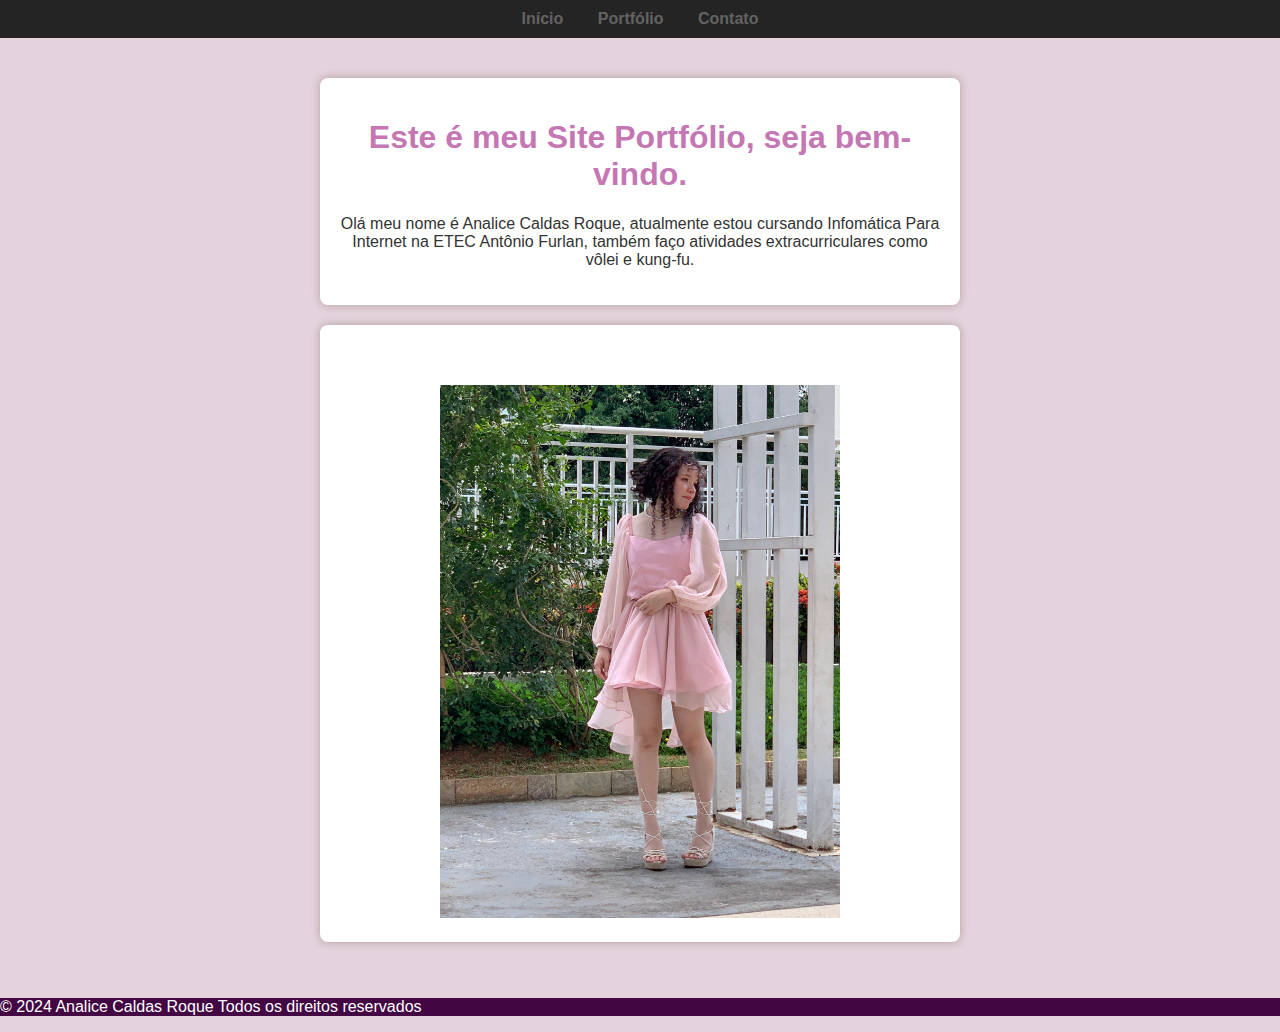
<file: index.html>
<!DOCTYPE html>
<html lang="pt-BR">
<head>
    <meta charset="UTF-8">
    <meta name="viewport" content="width=device-width, initial-scale=1.0">
    <title> Portfólio </title>
    
    <link rel="stylesheet" href="style.css">

</head>
<body>
    <header>
        <nav>
            <ul>
                <li> <a href="index.html">Início</a> </li>
                <li> <a href="portfolio 3.html">Portfólio</a></li>
                <li> <a href="contato 3.html">Contato</a></li>
            </ul>
        </nav>
    </header>

    <main>
        <section>
            <h1> Este é meu Site Portfólio, seja bem-vindo. </h1>
            <p>Olá meu nome é Analice Caldas Roque, atualmente estou cursando Infomática Para Internet na ETEC Antônio Furlan, também faço atividades extracurriculares como vôlei e kung-fu. </p>
        </section>
        <section class="foto":>
            <img src="analice 1.jpg" alt="analice">
        </section>
    </main>

    <footer>
        <p>&copy; 2024 Analice Caldas Roque Todos os direitos reservados</p>
    </footer>
    
</body>
</html>
</file>
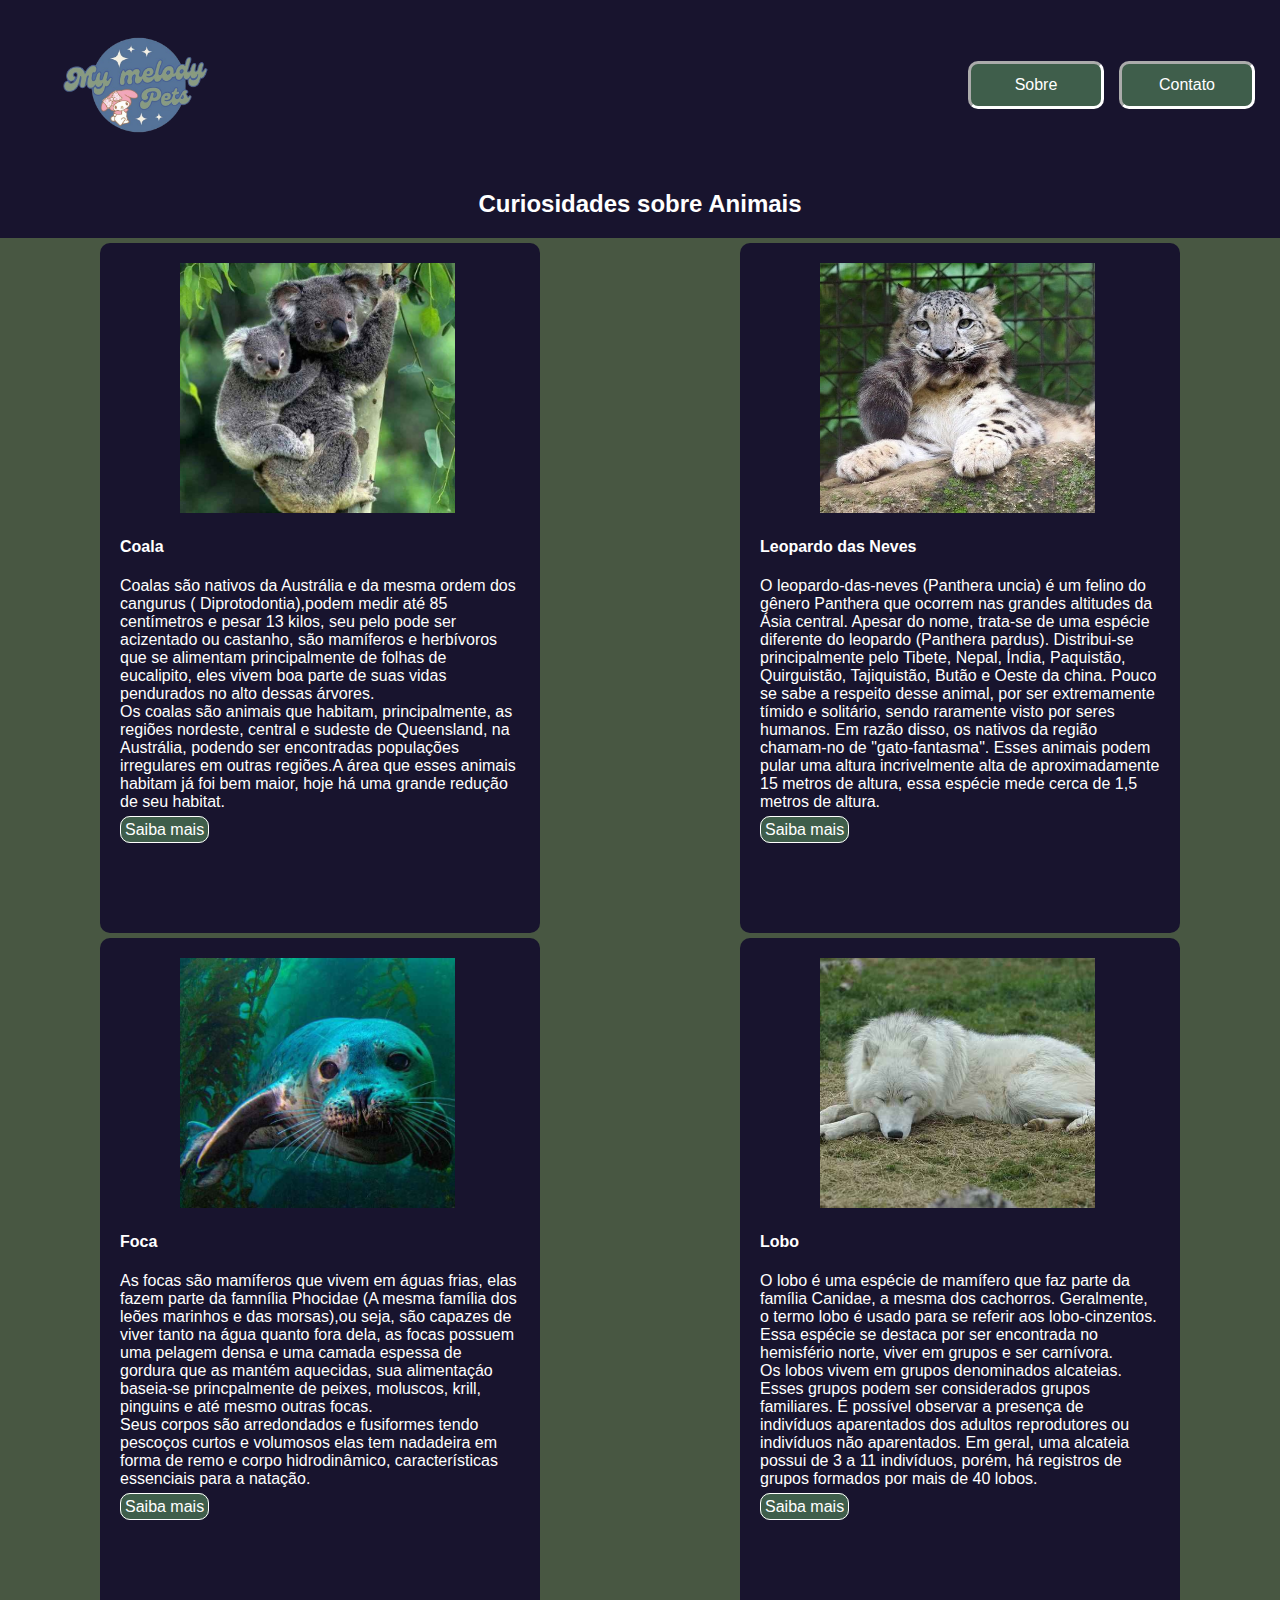
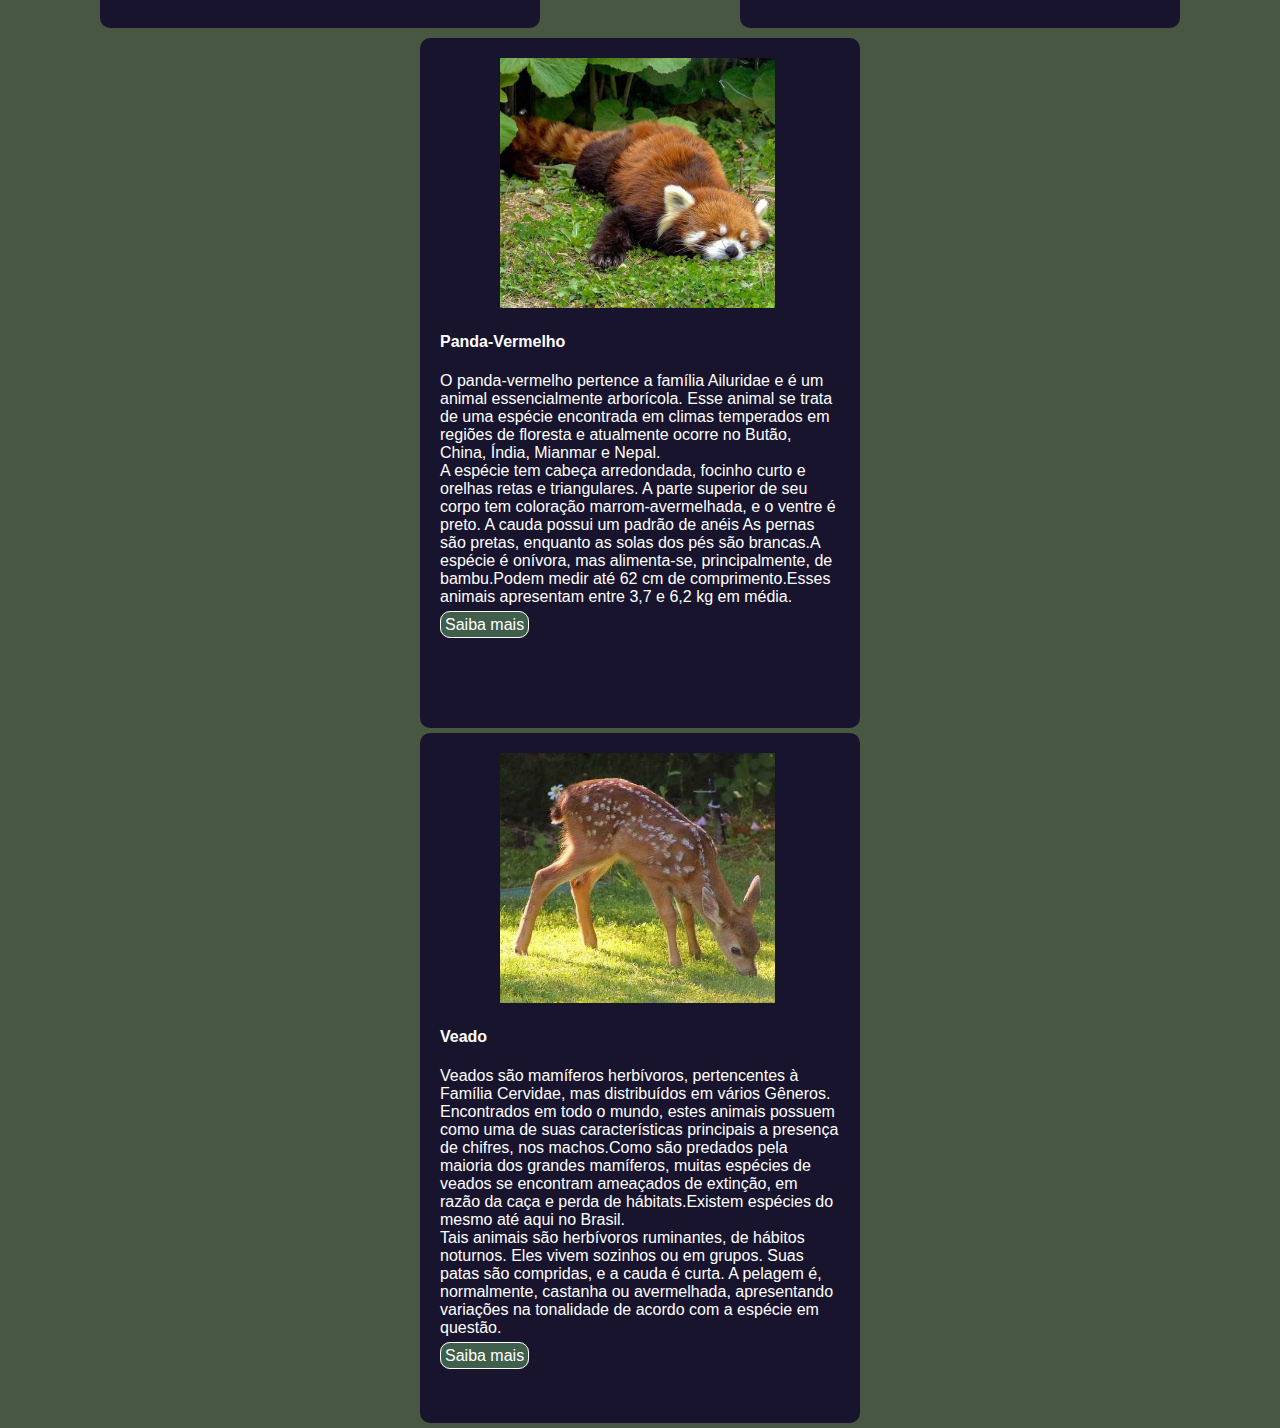
<file: segundo-projeto/index.html>
<!DOCTYPE html>
<html lang="pt-BR">
<head>
    <meta charset="UTF-8">
    <meta name="viewport" content="width=device-width, initial-scale=1.0">
    <link rel="stylesheet" href="style.css">
    <title>Projeto Flexbox</title>
</head>
<body>
    <div class="header">
        <img src="img/logo.png" class="logo" alt="logo">
       
        <div class="nav">
            <ul class="menu">
                <li><a href="sobre.html">Sobre</a></li>
                <li><a href="Contato.html">Contato</a></li>
            </ul>
        </div>
    </div>

    <h2>Curiosidades sobre Animais</h2>
    
    <div class="container">
        <section>
        <div class="item">
            <img src="./img/Coala.jpg" alt="coala">
            <h4>Coala</h4>
            <p class="info">Coalas são nativos da Austrália e da mesma ordem dos cangurus ( Diprotodontia),podem medir até 85 centímetros e pesar 13 kilos, seu pelo pode ser acizentado ou castanho, são mamíferos e herbívoros que se alimentam principalmente de folhas de eucalipito, eles vivem boa parte de suas vidas pendurados no alto dessas árvores.<br>Os coalas são animais que habitam, principalmente, as regiões nordeste, central e sudeste de Queensland, na Austrália, podendo ser encontradas populações irregulares em outras regiões.A área que esses animais habitam já foi bem maior, hoje há uma grande redução de seu habitat. </p>
            <a href="https://www.biologianet.com/biodiversidade/coala.htm" class="much-more">Saiba mais</a>
        </div>
        <div class="item">
            <img src="./img/foca.jpg" alt="foca">
            <h4>Foca</h4>
            <p class="info">As focas são mamíferos que vivem em águas frias, elas fazem parte da famnília Phocidae (A mesma família dos leões marinhos e das morsas),ou seja, são capazes de viver tanto na água quanto fora dela, as focas possuem uma pelagem densa e uma camada espessa de gordura que as mantém aquecidas, sua alimentaçáo baseia-se princpalmente de peixes, moluscos, krill, pinguins e até mesmo outras focas.<br>Seus corpos são arredondados e fusiformes tendo pescoços curtos e volumosos elas tem nadadeira em forma de remo e corpo hidrodinâmico, características essenciais para a natação.</p>
            <a href="https://mundoeducacao.uol.com.br/biologia/foca.htm" class="much-more">Saiba mais</a>
        </div>
        </section>


        <section>
        <div class="item">
            <img src="./img/leopardo-da-neve.jpg" alt="leopardo da neve">
            <h4>Leopardo das Neves</h4>
            <p class="info">O leopardo-das-neves (Panthera uncia) é um felino do gênero Panthera que ocorrem nas grandes altitudes da Ásia central. Apesar do nome, trata-se de uma espécie diferente do leopardo (Panthera pardus). Distribui-se principalmente pelo Tibete, Nepal, Índia, Paquistão, Quirguistão, Tajiquistão, Butão e Oeste da china. Pouco se sabe a respeito desse animal, por ser extremamente tímido e solitário, sendo raramente visto por seres humanos. Em razão disso, os nativos da região chamam-no de "gato-fantasma". Esses animais podem pular uma altura incrivelmente alta de aproximadamente 15 metros de altura, essa espécie mede cerca de 1,5 metros de altura.</p>
            <a href="https://www.nationalgeographicbrasil.com/animais/mamiferos/leopardo-das-neves" class="much-more">Saiba mais</a>
        </div>
        
        <div class="item">
            <img src="./img/lobo.jpg" alt="lobo">
            <h4>Lobo</h4>
            <p class="info">O lobo é uma espécie de mamífero que faz parte da família Canidae, a mesma dos cachorros. Geralmente, o termo lobo é usado para se referir aos lobo-cinzentos. Essa espécie se destaca por ser encontrada no hemisfério norte, viver em grupos e ser carnívora. <br>
            Os lobos vivem em grupos denominados alcateias. Esses grupos podem ser considerados grupos familiares. É possível observar a presença de indivíduos aparentados dos adultos reprodutores ou indivíduos não aparentados. Em geral, uma alcateia possui de 3 a 11 indivíduos, porém, há registros de grupos formados por mais de 40 lobos.</p>
            <a href="https://www.todamateria.com.br/lobo/" class="much-more">Saiba mais</a>
        </div>
    </section>
    
    <section>
        <div class="item">
            <img src="./img/Panda-Vermelho.jpg" alt="panda vermelho">
            <h4>Panda-Vermelho</h4>
            <p class="info">O panda-vermelho pertence a família Ailuridae e é um animal essencialmente arborícola. Esse animal se trata de uma espécie encontrada em climas temperados em regiões de floresta e atualmente ocorre no Butão, China, Índia, Mianmar e Nepal. <br> A espécie tem cabeça arredondada, focinho curto e orelhas retas e triangulares. A parte superior de seu corpo tem coloração marrom-avermelhada, e o ventre é preto. A cauda possui um padrão de anéis As pernas são pretas, enquanto as solas dos pés são brancas.A espécie é onívora, mas alimenta-se, principalmente, de bambu.Podem medir até 62 cm de comprimento.Esses animais apresentam entre 3,7 e 6,2 kg em média.</p>
            <a href="https://brasilescola.uol.com.br/animais/panda-vermelho.htm" class="much-more">Saiba mais</a>
        </div>
        
        <div class="item">
            <img src="./img/Veado.jpg" alt="veado">
            <h4>Veado</h4>
            <p class="info">Veados são mamíferos herbívoros, pertencentes à Família Cervidae, mas distribuídos em vários Gêneros. Encontrados em todo o mundo, estes animais possuem como uma de suas características principais a presença de chifres, nos machos.Como são predados pela maioria dos grandes mamíferos, muitas espécies de veados se encontram ameaçados de extinção, em razão da caça e perda de hábitats.Existem espécies do mesmo até aqui no Brasil. <br>
            Tais animais são herbívoros ruminantes, de hábitos noturnos. Eles vivem sozinhos ou em grupos. Suas patas são compridas, e a cauda é curta. A pelagem é, normalmente, castanha ou avermelhada, apresentando variações na tonalidade de acordo com a espécie em questão.</p>
            <a href="https://brasilescola.uol.com.br/animais/veado.htm" class="much-more">Saiba mais</a>
        </div>

    </section>
    </div>
</body>
</html>
</file>
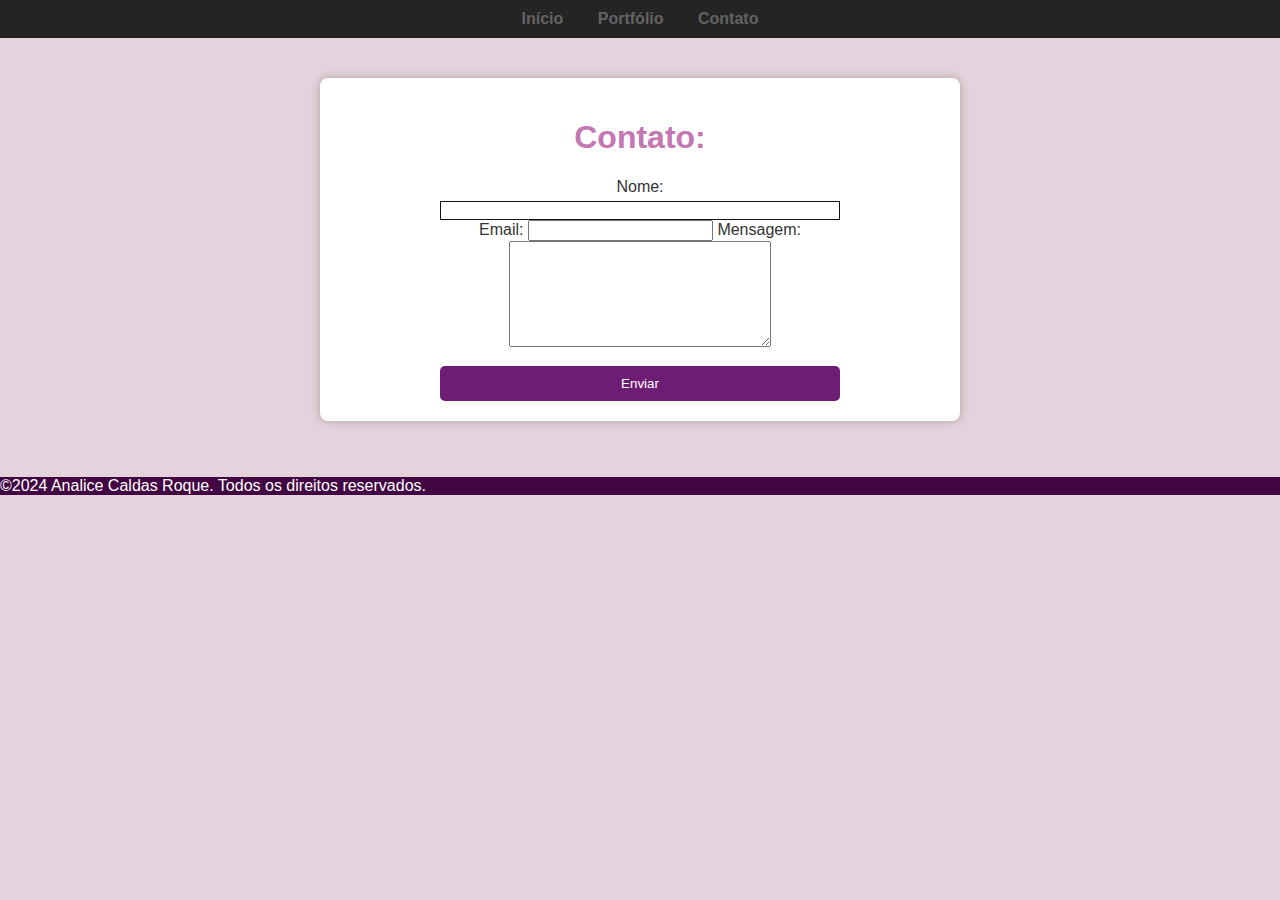
<file: contato 3.html>
<!DOCTYPE html>
<html lang="pt-BR">
<head>
    <meta charset="UTF-8">
    <meta name="viewport" content="width=device-width, initial-scale=1.0">
    <title>Document</title>
    <link rel="stylesheet" href="style.css">
</head>
<body>
    <header>
        <nav>
            <ul>
                <li> <a href="index.html">Início</a> </li>
                <li> <a href="portfolio 3.html">Portfólio</a></li>
                <li> <a href="contato 3.html">Contato</a></li>
            </ul>
        </nav>
    </header>
    <main>
        <section>
            <h1>Contato:</h1>
            <form action=""id="formulario">
                <label for="nome">Nome:</label>
                <input type="text"id="nome"required>

                <label for="email">Email:</label>
                <input type="email" id="email"  name="email" required>

                <label for="mensagem">Mensagem:</label>
                <textarea name="mensagem"id="mensagem" cols="30" rows="10"></textarea>

                <input type="submit" value="Enviar">
            </form>
        </section>
    </main>

    <footer>
        <p>&copy;2024 Analice Caldas Roque. Todos os direitos reservados.</p>
    </footer>
    
</body>
</html>
</file>
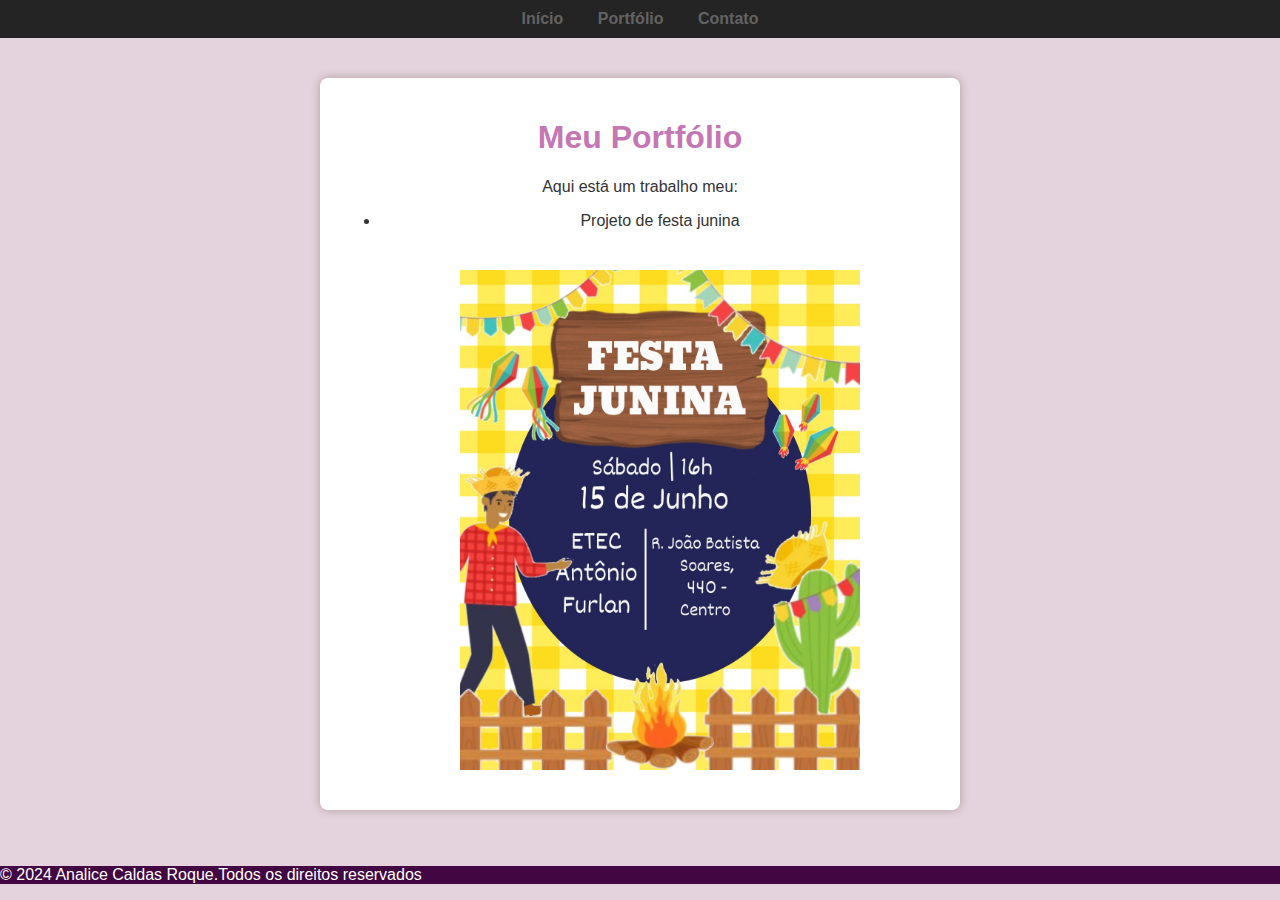
<file: portfolio 3.html>
<!DOCTYPE html>
<html lang="pt-BR">
<head>
    <meta charset="UTF-8">
    <meta name="viewport" content="width=device-width, initial-scale=1.0">
    <title>Meu Portfólio</title>

    <link rel="stylesheet" href="style.css">

</head>
<body>
    <header>
        <nav>
            <ul>
                <li> <a href="index.html">Início</a> </li>
                <li> <a href="portfolio 3.html">Portfólio</a></li>
                <li> <a href="contato 3.html">Contato</a></li>
            </ul>
        </nav>
    </header>
    <main>
        <section>
            <h1>Meu Portfólio</h1>
            <p>Aqui está um trabalho meu:</p>
            <ul>
                <li>Projeto de festa junina
                    <img src="banner-festa-junina 1.jpg" alt="banner">
                </li>
            </ul>
        </section>
    </main>
    <footer>
        <p>&copy; 2024 Analice Caldas Roque.Todos os direitos reservados</p>
    </footer>
</body>
</html>
</file>
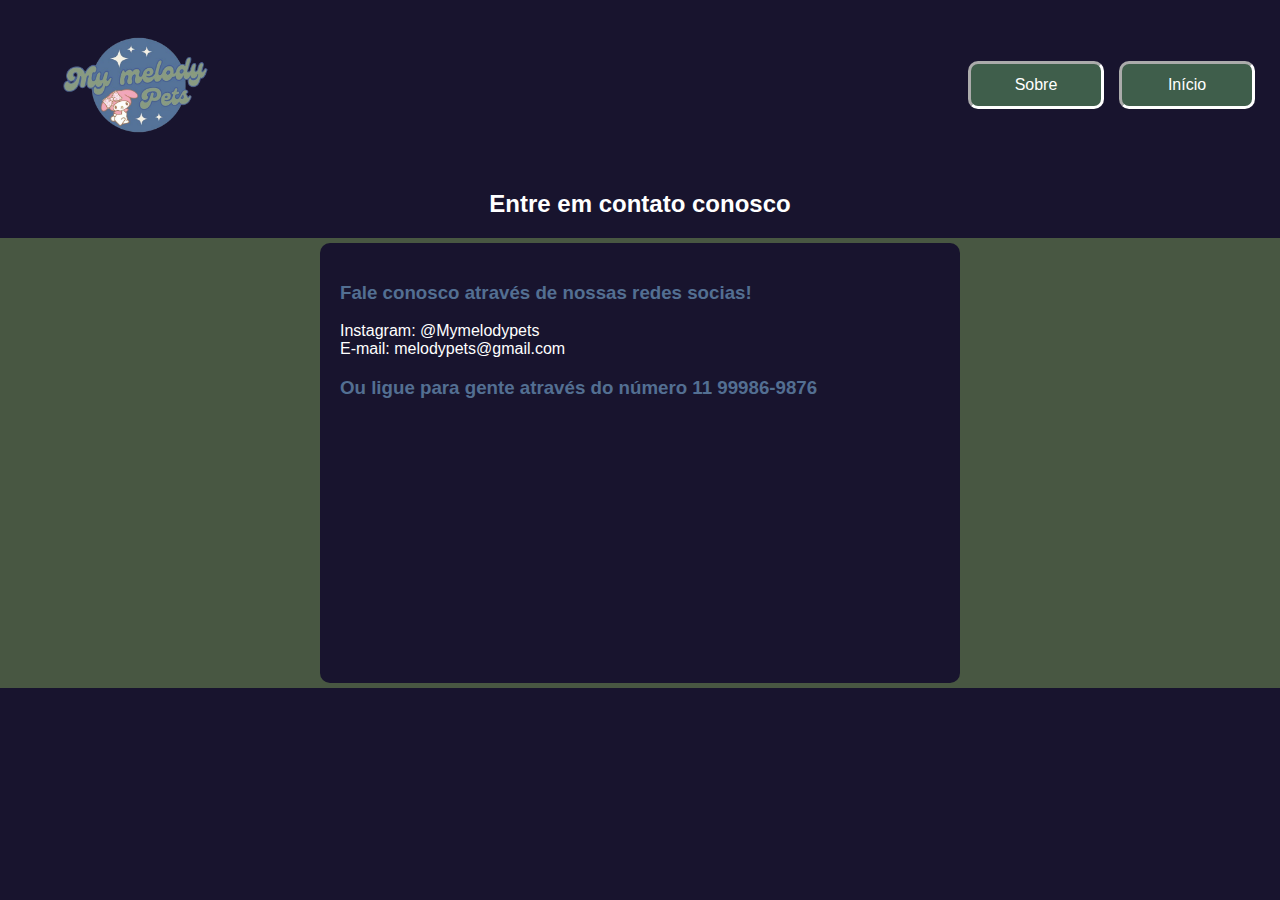
<file: segundo-projeto/Contato.html>
<!DOCTYPE html>
<html lang="pt-BR">
<head>
    <meta charset="UTF-8">
    <meta name="viewport" content="width=device-width, initial-scale=1.0">
    <link rel="stylesheet" href="style.css">
    <title>Projeto Flexbox</title>
</head>
<body>
    <div class="header">
        <img src="img/logo.png" class="logo" alt="logo">
        <div class="nav">
            <ul class="menu">
                <li><a href="sobre.html">Sobre</a></li>
                <li><a href="index.html">Início</a></li>
            </ul>
        </div>
    </div>
    <h2>Entre em contato conosco</h2>
    
    <div class="container">
        <div class="contato">
            <h3>Fale conosco através de nossas redes socias!</h3>
            <p class="textinho2">
                Instagram: @Mymelodypets<br>
                E-mail: melodypets@gmail.com<br>
            </p>
    <h3>Ou ligue para gente através do número 11 99986-9876</h3>        
            
        </div>
</file>
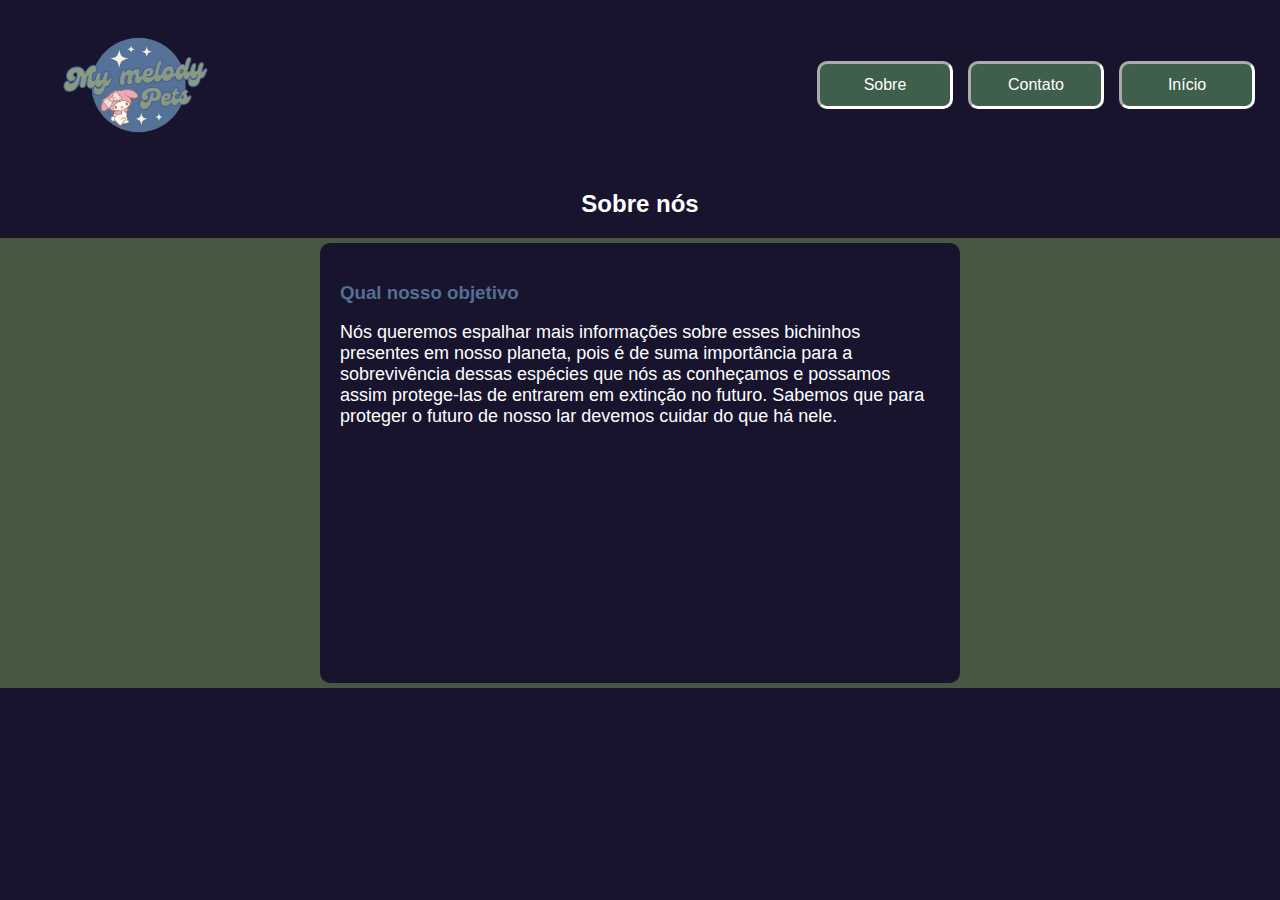
<file: segundo-projeto/sobre.html>
<!DOCTYPE html>
<html lang="pt-BR">
<head>
    <meta charset="UTF-8">
    <meta name="viewport" content="width=device-width, initial-scale=1.0">
    <link rel="stylesheet" href="style.css">
    <title>Projeto Flexbox</title>
</head>
<body>
    <div class="header">
        <img src="img/logo.png" class="logo" alt="logo">
        <div class="nav">
            <ul class="menu">
                <li><a href="sobre.html">Sobre</a></li>
                <li><a href="Contato.html">Contato</a></li>
                <li><a href="index.html">Início</a></li>
            </ul>
        </div>
    </div>
    <h2>Sobre nós</h2>
    
    <div class="container">
        <div class="sobre">
            <h3>Qual nosso objetivo</h3>
            <p class="textinho">Nós queremos espalhar mais informações sobre esses bichinhos presentes em nosso planeta, pois é de suma importância para a sobrevivência dessas espécies que nós as conheçamos e possamos assim protege-las de entrarem em extinção no futuro.
            Sabemos que para proteger o futuro de nosso lar devemos cuidar do que há nele.</p>
            
        </div>
</file>
<file: style.css>
body{
    font-family: Verdana, Geneva, Tahoma, sans-serif;
    margin: 0px;
    padding: 0px;
    background-color:#e4d3dd;
    color: #333;
}
header{
    background-color:#242424 ;
    color: #fff;
    padding: 10px 0px;
}
header a:hover{
   color: #8e32da;  
}
nav ul{
   list-style-type: none;
   margin: 0px;
   padding: 0px;
   text-align: center;
}
nav ul li {
    display:inline;
    margin: 0 15px;
}
nav ul li a{
    color: #636262;
    text-decoration: none;
    font-weight: bold;
}
#formulario{
    width: 100%;
    max-width: 400px;
    margin: 0 auto;
    text-align: center;
}
#formulario input[type="text"],
#formulario input[type="email"]
#formulario textarea{
    width: 100%;
    margin-top: 5px;
    border: 1px solid #141414;
    box-sizing: border-box;
}
#formulario textarea{
    height: 100px;
}
#formulario input[type="submit"]{
    display: block;
    width: 100%;
    margin-top: 15px;
    padding: 10px 20px;
    border: none;
    border-radius: 5px;
    background-color: rgb(110, 29, 117);
    color: #fff;
    cursor: pointer;
    transition: 0.3s;
}
#formulario input[type="submit"]:hover{
    background-color: #572951;
}
main{
    padding: 20px;
    text-align: center;
}
h1{
    color: #c477b3;
}
section{
    background-color: #ffffff;
    padding: 20px;
    margin: 20px auto;
    border-radius: 8px;
    max-width: 600px;
    box-shadow: 0 0 10px rgb(177, 157, 157);
}
.portfolio{
    width: 50%;
}
ul li.portfolio{
    width: 100%;
    list-style-type: none;
    text-align: center;
}
img{
    padding-top: 40px;
    width: 400px;
    height: auto;
}
footer{
    background-color: #420742;
    color: #fff;
}
</file>
<file: segundo-projeto/style.css>
body, ul, li,p {
    background-color: rgb(24, 20, 46);
    margin: 0;
    padding: 0;
    list-style-type: none;
    font-size: 1rem;
    font-family: Verdana, Geneva, Tahoma, sans-serif;
}

h2{
    color: #fff;
    display: flex;
    justify-content: center;
}

h3{
    color: rgb(83, 111, 146);
}

li {
    width: 130px;
}

a{
    text-align: center;
    color: #ffff;
    text-decoration: none;
}

img {
    margin-left: 60px;
     width: 275px;
     height:250px;  
}

.logo{
    height: 150px;
    width: 150px;
}

.header{
    background-color: rgb(24, 20, 46);
    display: flex;
    flex-wrap: wrap;
    justify-content: space-between;
    align-items: center;
    padding: 10px 0px;
}

.pesquisa{
   display: flex; 
   margin-left: 70px;
   margin-right: 35px;
   max-width: 350px;
}

.barra-de-pesquisa{
    width: 580px;
    height: 35px;
    background-color: rgb(63, 94, 75);
    border-style: none;
    border-radius: 35px;
    color: rgb(24, 20, 46);
    padding-left: 20px;
    transition: 0.4s;
}
 
.barra-de-pesquisa:hover{
    background-color: rgb(83, 111, 146);
    color: rgb(255, 255, 255);
}

.nav{
    display: block;
}

.menu {
    display: flex;
    margin-right: 25px;
}

.menu li a:hover{
    transform: scale(1.1);
    transition: transform 900ms;
    background-color: rgb(83, 111, 146); 
    color: #000000;
    border: 3px inset #fff;
    border-radius: 10px;
    
}

.menu li{
    justify-content: center;
    margin-left: 15px;
    background-color: rgb(63, 94, 75);
    border: 3px inset #fff;
    border-radius: 10px;   
}

.menu li a{
    display:block;
    padding: 12px;
}

.container{
    background-color: rgb(72, 87, 66);
    display: flex;
    flex-wrap: wrap;
    justify-content: space-around;
    align-items: flex-start;
    align-content: flex-start;
}

.item{
    flex-direction: column-reverse;
    background-color: rgb(24, 20, 46);
    color: #fff;
    padding: 20px;
    margin: 5px;
    width: 400px;
    height: 650px;
    border-radius: 10px;
}

.much-more{
    background-color: rgb(63, 94, 75) ;
    border: white;
    color: #fff;
    border-width: 1px;
    border-style: solid;
    border-radius: 10px;
    padding: 4px;
    height: 10px;
    width: auto;
    transition: 0.3s;
}

.much-more:hover{
    background-color: #fff;
    color: black;
    cursor: pointer;
}

.much-more:active{
    opacity: 0.1;
}

.info{
    margin-top: 10px;
    margin-bottom: 10px;
}

.sobre{
    flex-direction: column-reverse;
    background-color: rgb(24, 20, 46);
    color: #fff;
    padding: 20px;
    margin: 5px;
    width: 600px;
    height: 400px;
    border-radius: 10px;
}

.textinho{
    font-size: large;
}

.contato{
    justify-content: center;
    background-color: rgb(24, 20, 46);
    color: #fff;
    padding: 20px;
    margin: 5px;
    width: 600px;
    height: 400px;
    border-radius: 10px;
}
.textinho2{
    font-size: medium;
    }
</file>
